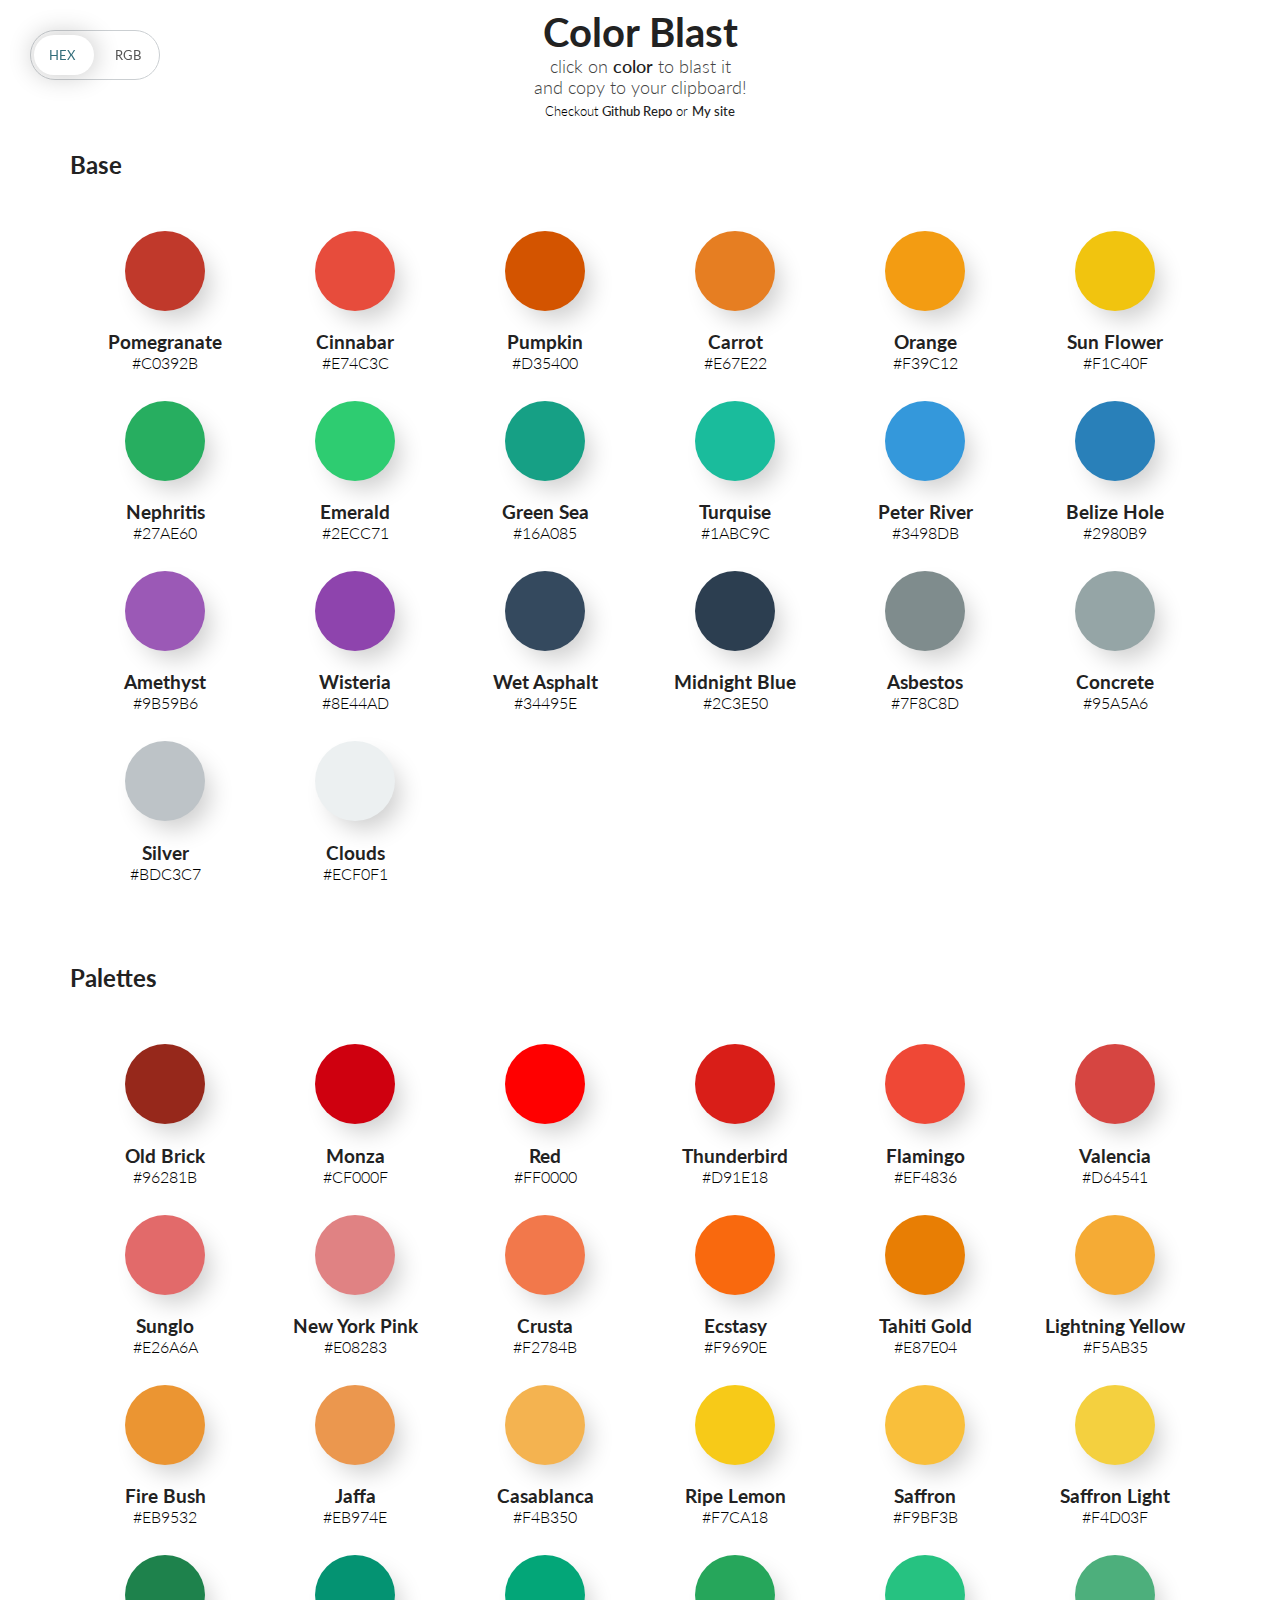
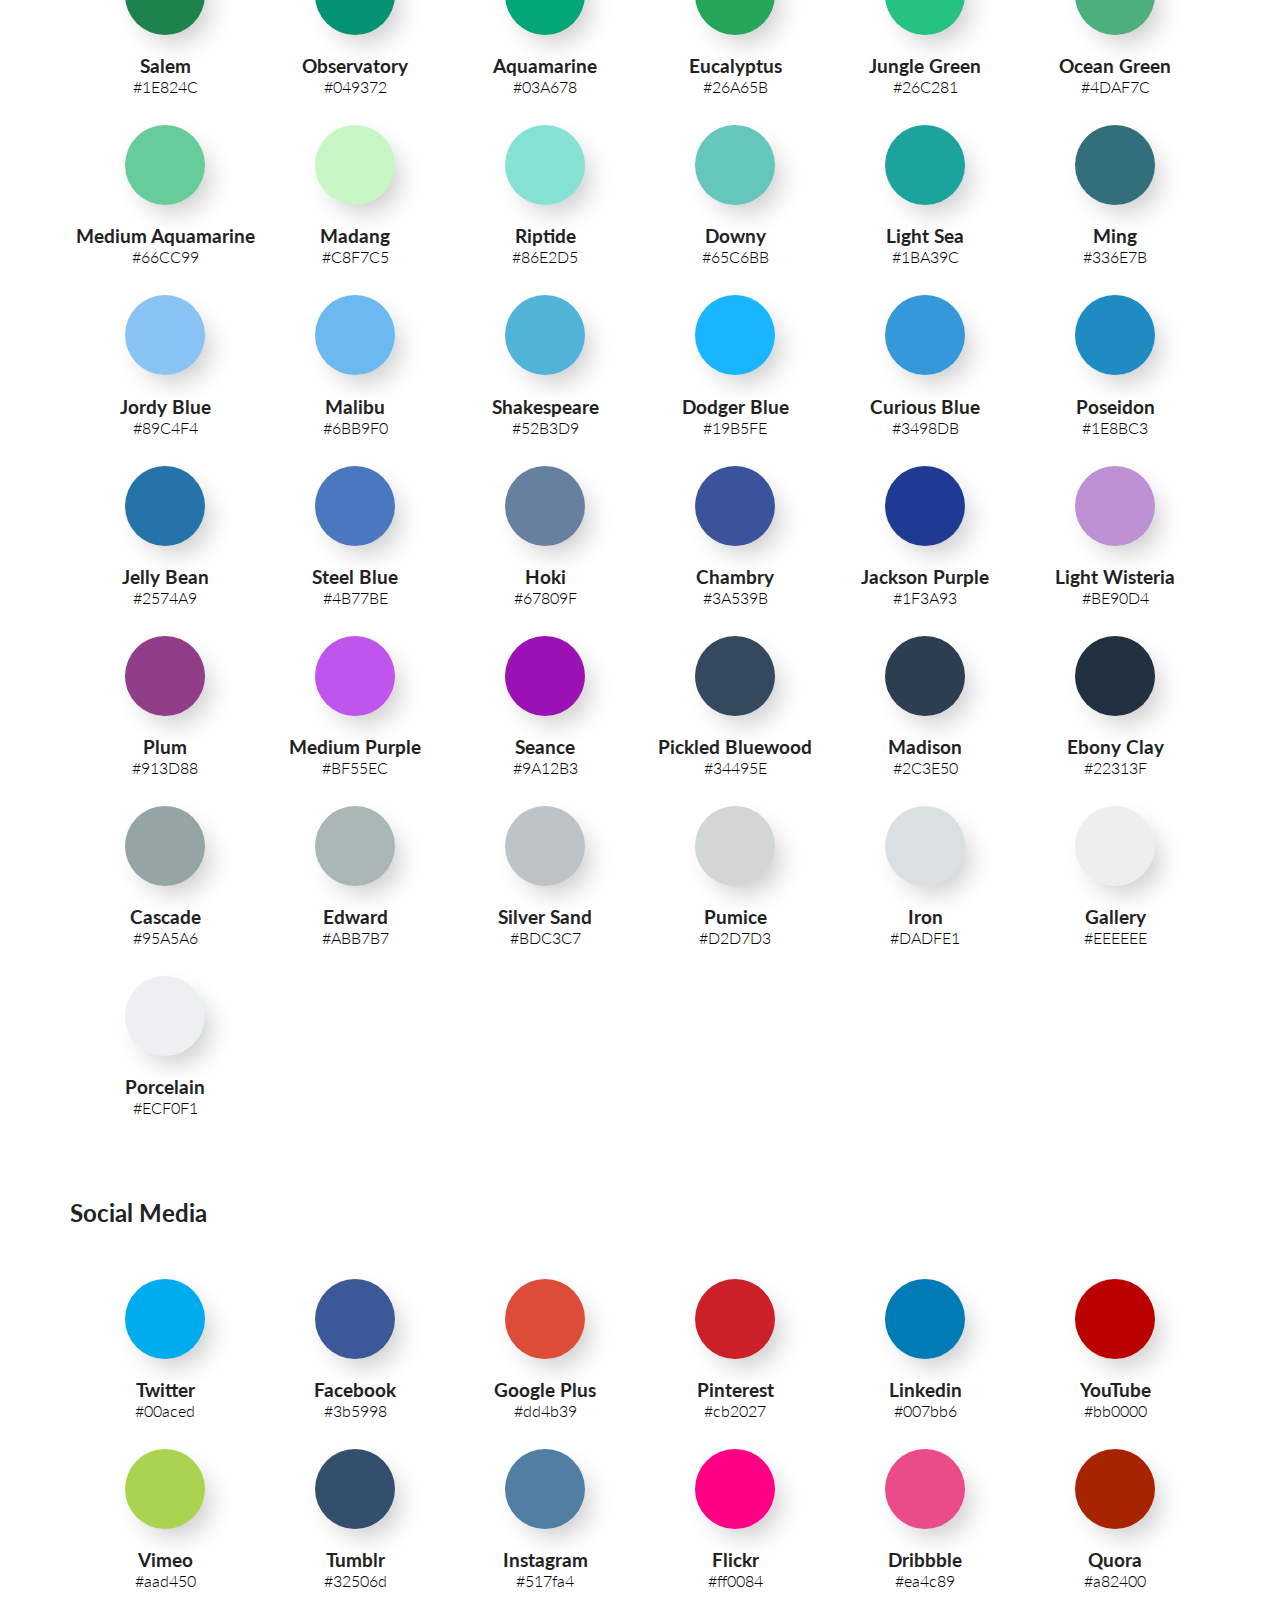
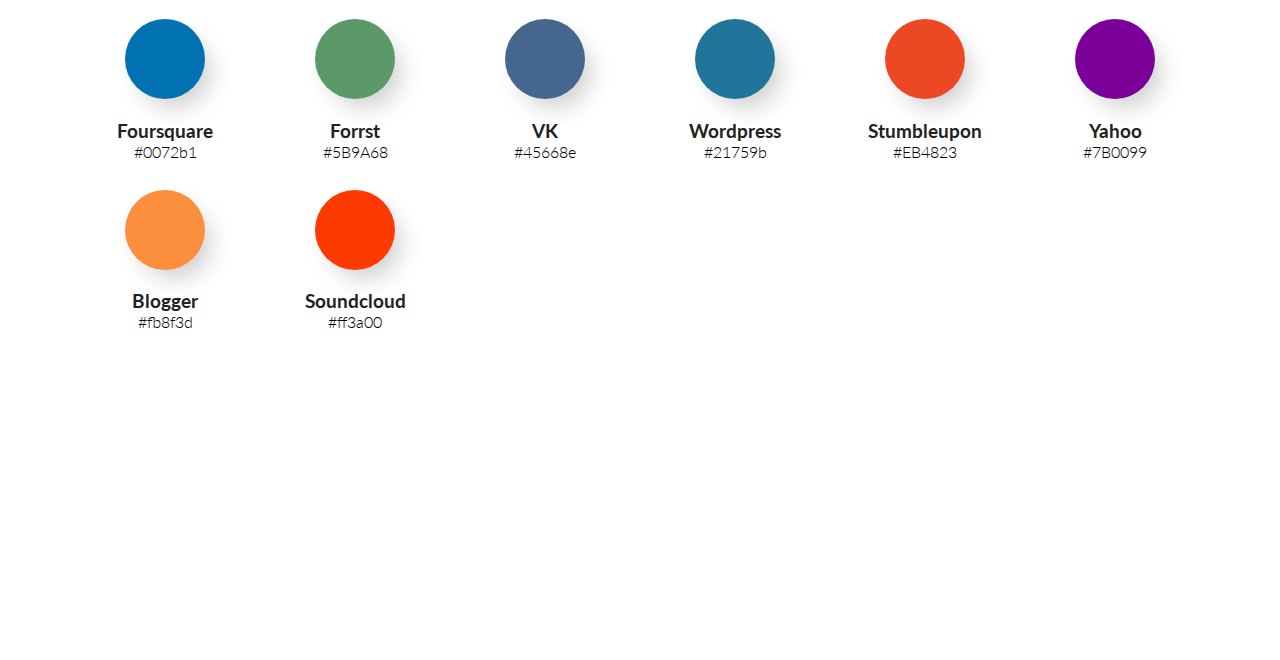
<file: index.html>
<!doctype html>
<!--[if lt IE 7]>      <html class="no-js lt-ie9 lt-ie8 lt-ie7" lang=""> <![endif]-->
<!--[if IE 7]>         <html class="no-js lt-ie9 lt-ie8" lang=""> <![endif]-->
<!--[if IE 8]>         <html class="no-js lt-ie9" lang=""> <![endif]-->
<!--[if gt IE 8]><!--> <html class="no-js" lang="en"> <!--<![endif]-->
    <head>
        <meta charset="utf-8">
        <meta http-equiv="X-UA-Compatible" content="IE=edge,chrome=1">
        <title>Color Blast </title>
        <meta name="description" content="">
        <meta name="viewport" content="width=device-width, initial-scale=1">
        <meta property="og:url"                content="https://github.com/Gregoofolio/Color-blast/blob/gh-pages/assets/img/Color-blast-og-image.jpg" />
        <meta property="og:type"               content="page" />
        <meta property="og:description"        content="Pick Color, blast it and copy to your clipboard." />
        <meta property="og:description"        content="Choose color to blast it and copy to your clipboard" />
        <meta property="og:image"              content="https://github.com/Gregoofolio/Color-blast/blob/gh-pages/assets/img/Color-blast-og-image.jpg" />
        <meta property="og:title"              content="Color Blast" />
        <meta property="og:description"        content="Pick Color, blast it and copy to your clipboard." />
        <meta property="og:description"        content="Choose color to blast it and copy to your clipboard" />
        <meta property="og:image"              content="https://github.com/Gregoofolio/Color-blast/blob/master/Color-blast.gif" />
        <link rel="apple-touch-icon" href="apple-touch-icon.png">
        <link rel="stylesheet" href="assets/css/bootstrap.css">
        <link href='https://fonts.googleapis.com/css?family=Lato:400,300,700,900&subset=latin,latin-ext' rel='stylesheet' type='text/css'>
        <!--  MAIN STYLES -->
        <link rel="stylesheet" href="styles/main.css">

        <script src="assets/js/vendor/modernizr-2.8.3-respond-1.4.2.min.js"></script>
    </head>
    <body>
        <!--[if lt IE 8]>
            <p class="browserupgrade">You are using an <strong>outdated</strong> browser. Please <a href="http://browsehappy.com/">upgrade your browser</a> to improve your experience.</p>
        <![endif]-->
    <header class="header">
        <h1 class="title">Color Blast</h1>
        <p class="sub-title">click on <span class="color-word">color</span> to blast it </br> and copy to your clipboard!</p>
        <p class="links">Checkout <a href="https://github.com/Gregoofolio/Color-blast/tree/gh-pages" class="color-word" >Github Repo</a> or <a href="http://www.grzegorzkyc.pl/" class="color-word">My site</a></p>
        <div class="choose-border">
            <a href="#" class="choose-option choose-option-1">HEX</a>
            <a href="#" class="choose-option choose-option-2">RGB</a>
        </div>
    </header>
    
    <!-- BASE -->
    <div class="container title-container">
        <h2 class="color-palette">Base</h2>
    </div>
    <div class="container color-container">
        <div class="col-md-2 col-sm-3 col-xs-6 col-color">
            <div class="color c-pomegranate" data-clipboard-text="#C0392B" data-rgb="rgb(192,57,43)" data-hex="#C0392B"></div>
            <p class="color-title">Pomegranate</p>
            <p class="color-text color-hex">#C0392B</p>
            <p class="color-text color-rgb">rgb(192,57,43)</p>
        </div>
        <div class="col-md-2 col-sm-3 col-xs-6 col-color">
            <div class="color c-cinnabar" data-clipboard-text="#E74C3C" data-rgb="rgb(231,76,60)" data-hex="#E74C3C"></div>
            <p class="color-title">Cinnabar</p>
            <p class="color-text color-hex">#E74C3C</p>
            <p class="color-text color-rgb">rgb(231,76,60)</p>
        </div>
        <div class="col-md-2 col-sm-3 col-xs-6 col-color">
            <div class="color c-pumpkin" data-clipboard-text="#D35400" data-rgb="rgb(211,84,0)" data-hex="#D35400"></div>
            <p class="color-title">Pumpkin</p>
            <p class="color-text color-hex">#D35400</p>
            <p class="color-text color-rgb">rgb(211,84,0)</p>
        </div>
        <div class="col-md-2 col-sm-3 col-xs-6 col-color">
            <div class="color c-carrot" data-clipboard-text="#E67E22" data-rgb="rgb(230,126,34)" data-hex="#E67E22"></div>
            <p class="color-title">Carrot</p>
            <p class="color-text color-hex">#E67E22</p>
            <p class="color-text color-rgb">rgb(230,126,34)</p>
        </div>
        <div class="col-md-2 col-sm-3 col-xs-6 col-color">
            <div class="color c-orange" data-clipboard-text="#F39C12" data-rgb="rgb(243,156,18)" data-hex="#F39C12"></div>
            <p class="color-title">Orange</p>
            <p class="color-text color-hex">#F39C12</p>
            <p class="color-text color-rgb">rgb(243,156,18)</p>
        </div>
        <div class="col-md-2 col-sm-3 col-xs-6 col-color">
            <div class="color c-sunflower" data-clipboard-text="#F1C40F" data-rgb="rgb(241,196,15)" data-hex="#F1C40F"></div>
            <p class="color-title">Sun Flower</p>
            <p class="color-text color-hex">#F1C40F</p>
            <p class="color-text color-rgb">rgb(241,196,15)</p>
        </div>
        <div class="col-md-2 col-sm-3 col-xs-6 col-color">
            <div class="color c-nephritis" data-clipboard-text="#27AE60" data-rgb="rgb(39,174,96)" data-hex="#27AE60"></div>
            <p class="color-title">Nephritis</p>
            <p class="color-text color-hex">#27AE60</p>
            <p class="color-text color-rgb">rgb(39,174,96)</p>
        </div>
        <div class="col-md-2 col-sm-3 col-xs-6 col-color">
            <div class="color c-emerald" data-clipboard-text="#2ECC71" data-rgb="rgb(46,204,113)" data-hex="#2ECC71"></div>
            <p class="color-title">Emerald</p>
            <p class="color-text color-hex">#2ECC71</p>
            <p class="color-text color-rgb">rgb(46,204,113)</p>
        </div>
        <div class="col-md-2 col-sm-3 col-xs-6 col-color">
            <div class="color c-green-sea" data-clipboard-text="#16A085" data-rgb="rgb(22,160,133)" data-hex="#16A085"></div>
            <p class="color-title">Green Sea</p>
            <p class="color-text color-hex">#16A085</p>
            <p class="color-text color-rgb">rgb(22,160,133)</p>
        </div>
        <div class="col-md-2 col-sm-3 col-xs-6 col-color">
            <div class="color c-turquise" data-clipboard-text="#1ABC9C" data-rgb="rgb(26,188,156)" data-hex="#1ABC9C"></div>
            <p class="color-title">Turquise</p>
            <p class="color-text color-hex">#1ABC9C</p>
            <p class="color-text color-rgb">rgb(26,188,156)</p>
        </div>
        <div class="col-md-2 col-sm-3 col-xs-6 col-color">
            <div class="color c-peter-river" data-clipboard-text="#3498DB" data-rgb="rgb(52,152,219)" data-hex="#3498DB"></div>
            <p class="color-title">Peter River</p>
            <p class="color-text color-hex">#3498DB</p>
            <p class="color-text color-rgb">rgb(52,152,219)</p>
        </div>
        <div class="col-md-2 col-sm-3 col-xs-6 col-color">
            <div class="color c-belize-hole" data-clipboard-text="#2980B9" data-rgb="rgb(41,128,185)" data-hex="#2980B9"></div>
            <p class="color-title">Belize Hole</p>
            <p class="color-text color-hex">#2980B9</p>
            <p class="color-text color-rgb">rgb(41,128,185)</p>
        </div>
        <div class="col-md-2 col-sm-3 col-xs-6 col-color">
            <div class="color c-amethyst" data-clipboard-text="#9B59B6" data-rgb="rgb(155,89,182)" data-hex="#9B59B6"></div>
            <p class="color-title">Amethyst</p>
            <p class="color-text color-hex">#9B59B6</p>
            <p class="color-text color-rgb">rgb(155,89,182)</p>
        </div>
        <div class="col-md-2 col-sm-3 col-xs-6 col-color">
            <div class="color c-wisteria" data-clipboard-text="#8E44AD" data-rgb="rgb(142,68,173)" data-hex="#8E44AD"></div>
            <p class="color-title">Wisteria</p>
            <p class="color-text color-hex">#8E44AD</p>
            <p class="color-text color-rgb">rgb(142,68,173)</p>
        </div>
        <div class="col-md-2 col-sm-3 col-xs-6 col-color">
            <div class="color c-wet-asphalt" data-clipboard-text="#34495E" data-rgb="rgb(52,73,94)" data-hex="#34495E"></div>
            <p class="color-title">Wet Asphalt</p>
            <p class="color-text color-hex">#34495E</p>
            <p class="color-text color-rgb">rgb(52,73,94)</p>
        </div>
        <div class="col-md-2 col-sm-3 col-xs-6 col-color">
            <div class="color c-midnight-blue" data-clipboard-text="#2C3E50" data-rgb="rgb(44,62,80)" data-hex="#2C3E50"></div>
            <p class="color-title">Midnight Blue</p>
            <p class="color-text color-hex">#2C3E50</p>
            <p class="color-text color-rgb">rgb(44,62,80)</p>
        </div>
        <div class="col-md-2 col-sm-3 col-xs-6 col-color">
            <div class="color c-asbestos" data-clipboard-text="#7F8C8D" data-rgb="rgb(127,140,141)" data-hex="#7F8C8D"></div>
            <p class="color-title">Asbestos</p>
            <p class="color-text color-hex">#7F8C8D</p>
            <p class="color-text color-rgb">rgb(127,140,141)</p>
        </div>
        <div class="col-md-2 col-sm-3 col-xs-6 col-color">
            <div class="color c-concrete" data-clipboard-text="#95A5A6" data-rgb="rgb(149,165,166)" data-hex="#95A5A6"></div>
            <p class="color-title">Concrete</p>
            <p class="color-text color-hex">#95A5A6</p>
            <p class="color-text color-rgb">rgb(149,165,166)</p>
        </div>

        <div class="col-md-2 col-sm-3 col-xs-6 col-color">
            <div class="color c-silver" data-clipboard-text="#BDC3C7" data-rgb="rgb(189,195,199)" data-hex="#BDC3C7"></div>
            <p class="color-title">Silver</p>
            <p class="color-text color-hex">#BDC3C7</p>
            <p class="color-text color-rgb">rgb(189,195,199)</p>
        </div>
        <div class="col-md-2 col-sm-3 col-xs-6 col-color">
            <div class="color c-clouds" data-clipboard-text="#ECF0F1" data-rgb="rgb(236,240,241)" data-hex="#ECF0F1"></div>
            <p class="color-title">Clouds</p>
            <p class="color-text color-hex">#ECF0F1</p>
            <p class="color-text color-rgb">rgb(236,240,241)</p>
        </div>

    </div>

    <!-- PALETTES -->
    <div class="container title-container">
        <h2 class="color-palette">Palettes</h2>
    </div>
    <div class="container color-container">
        <!-- Red  -->
        <div class="col-md-2 col-sm-3 col-xs-6 col-color">
            <div class="color c-old-brick" data-clipboard-text="#96281B" data-rgb="rgb(150,40,27)" data-hex="#96281B"></div>
            <p class="color-title">Old Brick</p>
            <p class="color-text color-hex">#96281B</p>
            <p class="color-text color-rgb">rgb(150,40,27)</p>
        </div>
        
        <div class="col-md-2 col-sm-3 col-xs-6 col-color">
            <div class="color c-monza" data-clipboard-text="#CF000F" data-rgb="rgb(207,0,15)" data-hex="#CF000F"></div>
            <p class="color-title">Monza</p>
            <p class="color-text color-hex">#CF000F</p>
            <p class="color-text color-rgb">rgb(207,0,15)</p>
        </div>

        <div class="col-md-2 col-sm-3 col-xs-6 col-color">
            <div class="color c-red" data-clipboard-text="#FF0000" data-rgb="rgb(255,0,0)" data-hex="#FF0000"></div>
            <p class="color-title">Red</p>
            <p class="color-text color-hex">#FF0000</p>
            <p class="color-text color-rgb">rgb(255,0,0)</p>
        </div>

        <div class="col-md-2 col-sm-3 col-xs-6 col-color">
            <div class="color c-thunderbird" data-clipboard-text="#D91E18" data-rgb="rgb(217,30,24)" data-hex="#D91E18"></div>
            <p class="color-title">Thunderbird</p>
            <p class="color-text color-hex">#D91E18</p>
            <p class="color-text color-rgb">rgb(217,30,24)</p>
        </div>
        
        <div class="col-md-2 col-sm-3 col-xs-6 col-color">
            <div class="color c-flamingo" data-clipboard-text="#EF4836" data-rgb="rgb(239,72,54)" data-hex="#EF4836"></div>
            <p class="color-title">Flamingo</p>
            <p class="color-text color-hex">#EF4836</p>
            <p class="color-text color-rgb">rgb(239,72,54)</p>
        </div>
        
        <div class="col-md-2 col-sm-3 col-xs-6 col-color">
            <div class="color c-valencia" data-clipboard-text="#D64541" data-rgb="rgb(214,69,65)" data-hex="#D64541"></div>
            <p class="color-title">Valencia</p>
            <p class="color-text color-hex">#D64541</p>
            <p class="color-text color-rgb">rgb(214,69,65)</p>
        </div>
        
        <div class="col-md-2 col-sm-3 col-xs-6 col-color">
            <div class="color c-sunglo" data-clipboard-text="#E26A6A" data-rgb="rgb(226,106,106)" data-hex="#E26A6A"></div>
            <p class="color-title">Sunglo</p>
            <p class="color-text color-hex">#E26A6A</p>
            <p class="color-text color-rgb">rgb(226,106,106)</p>
        </div>
        <div class="col-md-2 col-sm-3 col-xs-6 col-color">
            <div class="color c-new-york-pink" data-clipboard-text="#E08283" data-rgb="rgb(224,130,131)" data-hex="#E08283"></div>
            <p class="color-title">New York Pink</p>
            <p class="color-text color-hex">#E08283</p>
            <p class="color-text color-rgb">rgb(224,130,131)</p>
        </div>
        <div class="col-md-2 col-sm-3 col-xs-6 col-color">
            <div class="color c-crusta" data-clipboard-text="#F2784B" data-rgb="rgb(242,120,75)" data-hex="#F2784B"></div>
            <p class="color-title">Crusta</p>
            <p class="color-text color-hex">#F2784B</p>
            <p class="color-text color-rgb">rgb(242,120,75)</p>
        </div>

        <!-- Orange  -->
        <div class="col-md-2 col-sm-3 col-xs-6 col-color">
            <div class="color c-ecstasy" data-clipboard-text="#F9690E" data-rgb="rgb(249,105,14)" data-hex="#F9690E"></div>
            <p class="color-title">Ecstasy</p>
            <p class="color-text color-hex">#F9690E</p>
            <p class="color-text color-rgb">rgb(249,105,14)</p>
        </div>
        <div class="col-md-2 col-sm-3 col-xs-6 col-color">
            <div class="color c-tahiti-gold" data-clipboard-text="#E87E04" data-rgb="rgb(232,126,4)" data-hex="#E87E04"></div>
            <p class="color-title">Tahiti Gold</p>
            <p class="color-text color-hex">#E87E04</p>
            <p class="color-text color-rgb">rgb(232,126,4)</p>
        </div>
        <div class="col-md-2 col-sm-3 col-xs-6 col-color">
            <div class="color c-lightning-yellow" data-clipboard-text="#F5AB35" data-rgb="rgb(245,171,53)" data-hex="#F5AB35"></div>
            <p class="color-title">Lightning Yellow</p>
            <p class="color-text color-hex">#F5AB35</p>
            <p class="color-text color-rgb">rgb(245,171,53)</p>
        </div>
        <div class="col-md-2 col-sm-3 col-xs-6 col-color">
            <div class="color c-fire-bush" data-clipboard-text="#EB9532" data-rgb="rgb(235,149,50)" data-hex="#EB9532"></div>
            <p class="color-title">Fire Bush</p>
            <p class="color-text color-hex">#EB9532</p>
            <p class="color-text color-rgb">rgb(235,149,50)</p>
        </div>
        <div class="col-md-2 col-sm-3 col-xs-6 col-color">
            <div class="color c-jaffa" data-clipboard-text="#EB974E" data-rgb="rgb(235,151,78)" data-hex="#EB974E"></div>
            <p class="color-title">Jaffa</p>
            <p class="color-text color-hex">#EB974E</p>
            <p class="color-text color-rgb">rgb(235,151,78)</p>
        </div>
        <div class="col-md-2 col-sm-3 col-xs-6 col-color">
            <div class="color c-casablanca" data-clipboard-text="#F4B350" data-rgb="rgb(244,179,80)" data-hex="#F4B350"></div>
            <p class="color-title">Casablanca</p>
            <p class="color-text color-hex">#F4B350</p>
            <p class="color-text color-rgb">rgb(244,179,80)</p>
        </div>

        <!-- Yellow  --> 
        <div class="col-md-2 col-sm-3 col-xs-6 col-color">
            <div class="color c-ripe-lemon" data-clipboard-text="#F7CA18" data-rgb="rgb(247,202,24)" data-hex="#F7CA18"></div>
            <p class="color-title">Ripe Lemon</p>
            <p class="color-text color-hex">#F7CA18</p>
            <p class="color-text color-rgb">rgb(247,202,24)</p>
        </div>
        <div class="col-md-2 col-sm-3 col-xs-6 col-color">
            <div class="color c-saffron" data-clipboard-text="#F9BF3B" data-rgb="rgb(249,191,59)" data-hex="#F9BF3B"></div>
            <p class="color-title">Saffron</p>
            <p class="color-text color-hex">#F9BF3B</p>
            <p class="color-text color-rgb">rgb(249,191,59)</p>
        </div>
        <div class="col-md-2 col-sm-3 col-xs-6 col-color">
            <div class="color c-saffron-light" data-clipboard-text="#F4D03F" data-rgb="rgb(244,208,63)" data-hex="#F4D03F"></div>
            <p class="color-title">Saffron Light</p>
            <p class="color-text color-hex">#F4D03F</p>
            <p class="color-text color-rgb">rgb(244,208,63)</p>
        </div>
        
        <!-- Green -->
        <div class="col-md-2 col-sm-3 col-xs-6 col-color">
            <div class="color c-salem" data-clipboard-text="#1E824C" data-rgb="rgb(30,130,76)" data-hex="#1E824C"></div>
            <p class="color-title">Salem</p>
            <p class="color-text color-hex">#1E824C</p>
            <p class="color-text color-rgb">rgb(30,130,76)</p>
        </div>
        <div class="col-md-2 col-sm-3 col-xs-6 col-color">
            <div class="color c-observatory" data-clipboard-text="#049372" data-rgb="rgb(4,147,114)" data-hex="#049372"></div>
            <p class="color-title">Observatory</p>
            <p class="color-text color-hex">#049372</p>
            <p class="color-text color-rgb">rgb(4,147,114)</p>
        </div>
        
        <div class="col-md-2 col-sm-3 col-xs-6 col-color">
            <div class="color c-aquamarine" data-clipboard-text="#03A678" data-rgb="rgb(3,166,120)" data-hex="#03A678"></div>
            <p class="color-title">Aquamarine</p>
            <p class="color-text color-hex">#03A678</p>
            <p class="color-text color-rgb">rgb(3,166,120)</p>
        </div>
        
        <div class="col-md-2 col-sm-3 col-xs-6 col-color">
            <div class="color c-eucalyptus" data-clipboard-text="#26A65B" data-rgb="rgb(38,166,91)" data-hex="#26A65B"></div>
            <p class="color-title">Eucalyptus</p>
            <p class="color-text color-hex">#26A65B</p>
            <p class="color-text color-rgb">rgb(38,166,91)</p>
        </div>
        <div class="col-md-2 col-sm-3 col-xs-6 col-color">
            <div class="color c-jungle-green" data-clipboard-text="#26C281" data-rgb="rgb(38,194,129)" data-hex="#26C281"></div>
            <p class="color-title">Jungle Green</p>
            <p class="color-text color-hex">#26C281</p>
            <p class="color-text color-rgb">rgb(38,194,129)</p>
        </div>
        
        <div class="col-md-2 col-sm-3 col-xs-6 col-color">
            <div class="color c-ocean-green" data-clipboard-text="#4DAF7C" data-rgb="rgb(77,175,124)" data-hex="#4DAF7C"></div>
            <p class="color-title">Ocean Green</p>
            <p class="color-text color-hex">#4DAF7C</p>
            <p class="color-text color-rgb">rgb(77,175,124)</p>
        </div>
        <div class="col-md-2 col-sm-3 col-xs-6 col-color">
            <div class="color c-medium-aquamarine" data-clipboard-text="#66CC99" data-rgb="rgb(102,204,153)" data-hex="#66CC99"></div>
            <p class="color-title">Medium Aquamarine</p>
            <p class="color-text color-hex">#66CC99</p>
            <p class="color-text color-rgb">rgb(102,204,153)</p>
        </div>
        <div class="col-md-2 col-sm-3 col-xs-6 col-color">
            <div class="color c-madang" data-clipboard-text="#C8F7C5" data-rgb="rgb(200,247,197)" data-hex="#C8F7C5"></div>
            <p class="color-title">Madang</p>
            <p class="color-text color-hex">#C8F7C5</p>
            <p class="color-text color-rgb">rgb(200,247,197)</p>
        </div>

        <!-- Blue  -->
        <div class="col-md-2 col-sm-3 col-xs-6 col-color">
            <div class="color c-riptide" data-clipboard-text="#86E2D5" data-rgb="rgb(134,226,213)" data-hex="#86E2D5"></div>
            <p class="color-title">Riptide</p>
            <p class="color-text color-hex">#86E2D5</p>
            <p class="color-text color-rgb">rgb(134,226,213)</p>
        </div>
        
        <div class="col-md-2 col-sm-3 col-xs-6 col-color">
            <div class="color c-downy" data-clipboard-text="#65C6BB" data-rgb="rgb(101,198,187)" data-hex="#65C6BB"></div>
            <p class="color-title">Downy</p>
            <p class="color-text color-hex">#65C6BB</p>
            <p class="color-text color-rgb">rgb(101,198,187)</p>
        </div>  
        <div class="col-md-2 col-sm-3 col-xs-6 col-color">
            <div class="color c-light-sea" data-clipboard-text="#1BA39C" data-rgb="rgb(27,163,156)" data-hex="#1BA39C"></div>
            <p class="color-title">Light Sea</p>
            <p class="color-text color-hex">#1BA39C</p>
            <p class="color-text color-rgb">rgb(27,163,156)</p>
        </div>
        <div class="col-md-2 col-sm-3 col-xs-6 col-color">
            <div class="color c-ming" data-clipboard-text="#336E7B" data-rgb="rgb(51,110,123)" data-hex="#336E7B"></div>
            <p class="color-title">Ming</p>
            <p class="color-text color-hex">#336E7B</p>
            <p class="color-text color-rgb">rgb(51,110,123)</p>
        </div>
        <div class="col-md-2 col-sm-3 col-xs-6 col-color">
            <div class="color c-jordy-blue" data-clipboard-text="#89C4F4" data-rgb="rgb(137,196,244)" data-hex="#89C4F4"></div>
            <p class="color-title">Jordy Blue</p>
            <p class="color-text color-hex">#89C4F4</p>
            <p class="color-text color-rgb">rgb(137,196,244)</p>
        </div>
        <div class="col-md-2 col-sm-3 col-xs-6 col-color">
            <div class="color c-malibu" data-clipboard-text="#6BB9F0" data-rgb="rgb(107,185,240)" data-hex="#6BB9F0"></div>
            <p class="color-title">Malibu</p>
            <p class="color-text color-hex">#6BB9F0</p>
            <p class="color-text color-rgb">rgb(107,185,240)</p>
        </div>

        <div class="col-md-2 col-sm-3 col-xs-6 col-color">
            <div class="color c-shakespeare" data-clipboard-text="#52B3D9" data-rgb="rgb(82,179,217)" data-hex="#52B3D9"></div>
            <p class="color-title">Shakespeare</p>
            <p class="color-text color-hex">#52B3D9</p>
            <p class="color-text color-rgb">rgb(82,179,217)</p>
        </div>
        
        <div class="col-md-2 col-sm-3 col-xs-6 col-color">
            <div class="color c-dodger-blue" data-clipboard-text="#19B5FE" data-rgb="rgb(25,181,254)" data-hex="#19B5FE"></div>
            <p class="color-title">Dodger Blue</p>
            <p class="color-text color-hex">#19B5FE</p>
            <p class="color-text color-rgb">rgb(25,181,254)</p>
        </div>
        <div class="col-md-2 col-sm-3 col-xs-6 col-color">
            <div class="color c-curious-blue" data-clipboard-text="#3498DB" data-rgb="rgb(52,152,219)" data-hex="#3498DB"></div>
            <p class="color-title">Curious Blue</p>
            <p class="color-text color-hex">#3498DB</p>
            <p class="color-text color-rgb">rgb(52,152,219)</p>
        </div>
        <div class="col-md-2 col-sm-3 col-xs-6 col-color">
            <div class="color c-poseidon" data-clipboard-text="#1E8BC3" data-rgb="rgb(30,139,195)" data-hex="#1E8BC3"></div>
            <p class="color-title">Poseidon</p>
            <p class="color-text color-hex">#1E8BC3</p>
            <p class="color-text color-rgb">rgb(30,139,195)</p>
        </div>
        <div class="col-md-2 col-sm-3 col-xs-6 col-color">
            <div class="color c-jelly-bean" data-clipboard-text="#2574A9" data-rgb="rgb(37,116,169)" data-hex="#2574A9"></div>
            <p class="color-title">Jelly Bean</p>
            <p class="color-text color-hex">#2574A9</p>
            <p class="color-text color-rgb">rgb(37,116,169)</p>
        </div>
        <div class="col-md-2 col-sm-3 col-xs-6 col-color">
            <div class="color c-steel-blue" data-clipboard-text="#4B77BE" data-rgb="rgb(75,119,190)" data-hex="#4B77BE"></div>
            <p class="color-title">Steel Blue</p>
            <p class="color-text color-hex">#4B77BE</p>
            <p class="color-text color-rgb">rgb(75,119,190)</p>
        </div>
        <div class="col-md-2 col-sm-3 col-xs-6 col-color">
            <div class="color c-hoki" data-clipboard-text="#67809F" data-rgb="rgb(103,128,159)" data-hex="#67809"></div>
            <p class="color-title">Hoki</p>
            <p class="color-text color-hex">#67809F</p>
            <p class="color-text color-rgb">rgb(103,128,159)</p>
        </div>
        <div class="col-md-2 col-sm-3 col-xs-6 col-color">
            <div class="color c-chambry" data-clipboard-text="#3A539B" data-rgb="rgb(58,83,155)" data-hex="#3A539B"></div>
            <p class="color-title">Chambry</p>
            <p class="color-text color-hex">#3A539B</p>
            <p class="color-text color-rgb">rgb(58,83,155)</p>
        </div>
        <div class="col-md-2 col-sm-3 col-xs-6 col-color">
            <div class="color c-jackson-purple" data-clipboard-text="#1F3A93" data-rgb="rgb(31,58,147)" data-hex="#1F3A93"></div>
            <p class="color-title">Jackson Purple</p>
            <p class="color-text color-hex">#1F3A93</p>
            <p class="color-text color-rgb">rgb(31,58,147)</p>
        </div> 
        
        <!-- Violet  -->
        <div class="col-md-2 col-sm-3 col-xs-6 col-color">
            <div class="color c-light-wisteria" data-clipboard-text="#BE90D4" data-rgb="rgb(190,144,212)" data-hex="#BE90D4"></div>
            <p class="color-title">Light Wisteria</p>
            <p class="color-text color-hex">#BE90D4</p>
            <p class="color-text color-rgb">rgb(190,144,212)</p>
        </div>
        <div class="col-md-2 col-sm-3 col-xs-6 col-color">
            <div class="color c-plum" data-clipboard-text="#913D88" data-rgb="rgb(145,61,136)" data-hex="#913D88"></div>
            <p class="color-title">Plum</p>
            <p class="color-text color-hex">#913D88</p>
            <p class="color-text color-rgb">rgb(145,61,136)</p>
        </div>
        <div class="col-md-2 col-sm-3 col-xs-6 col-color">
            <div class="color c-medium-purple" data-clipboard-text="#BF55EC" data-rgb="rgb(191,85,236)" data-hex="#BF55EC"></div>
            <p class="color-title">Medium Purple</p>
            <p class="color-text color-hex">#BF55EC</p>
            <p class="color-text color-rgb">rgb(191,85,236)</p>
        </div>
        <div class="col-md-2 col-sm-3 col-xs-6 col-color">
            <div class="color c-seance" data-clipboard-text="#9A12B3" data-rgb="rgb(154,18,179)" data-hex="#9A12B3"></div>
            <p class="color-title">Seance</p>
            <p class="color-text color-hex">#9A12B3</p>
            <p class="color-text color-rgb">rgb(154,18,179)</p>
        </div>

        <!-- Dark Blue  -->
        
        <div class="col-md-2 col-sm-3 col-xs-6 col-color">
            <div class="color c-pickled-bluewood" data-clipboard-text="#34495E" data-rgb="rgb(52,73,94)" data-hex="#34495E"></div>
            <p class="color-title">Pickled Bluewood</p>
            <p class="color-text color-hex">#34495E</p>
            <p class="color-text color-rgb">rgb(52,73,94)</p>
        </div>
        <div class="col-md-2 col-sm-3 col-xs-6 col-color">
            <div class="color c-madison" data-clipboard-text="#2C3E50" data-rgb="rgb(44,62,80)" data-hex="#2C3E50"></div>
            <p class="color-title">Madison</p>
            <p class="color-text color-hex">#2C3E50</p>
            <p class="color-text color-rgb">rgb(44,62,80)</p>
        </div>
        <div class="col-md-2 col-sm-3 col-xs-6 col-color">
            <div class="color c-ebony-clay" data-clipboard-text="#22313F" data-rgb="rgb(34,49,63)" data-hex="#22313F"></div>
            <p class="color-title">Ebony Clay</p>
            <p class="color-text color-hex">#22313F</p>
            <p class="color-text color-rgb">rgb(34,49,63)</p>
        </div>

        <!-- Grey  -->
        <div class="col-md-2 col-sm-3 col-xs-6 col-color">
            <div class="color c-cascade" data-clipboard-text="#95A5A6" data-rgb="rgb(149,165,166)" data-hex="#95A5A6"></div>
            <p class="color-title">Cascade</p>
            <p class="color-text color-hex">#95A5A6</p>
            <p class="color-text color-rgb">rgb(149,165,166)</p>
        </div>
        <div class="col-md-2 col-sm-3 col-xs-6 col-color">
            <div class="color c-edward" data-clipboard-text="#ABB7B7" data-rgb="rgb(171,183,183)" data-hex="#ABB7B7"></div>
            <p class="color-title">Edward</p>
            <p class="color-text color-hex">#ABB7B7</p>
            <p class="color-text color-rgb">rgb(171,183,183)</p>
        </div>
        <div class="col-md-2 col-sm-3 col-xs-6 col-color">
            <div class="color c-silver-sand" data-clipboard-text="#BDC3C7" data-rgb="rgb(189,195,199)" data-hex="#BDC3C7"></div>
            <p class="color-title">Silver Sand</p>
            <p class="color-text color-hex">#BDC3C7</p>
            <p class="color-text color-rgb">rgb(189,195,199)</p>
        </div>
        <div class="col-md-2 col-sm-3 col-xs-6 col-color">
            <div class="color c-pumice" data-clipboard-text="#D2D7D3" data-rgb="rgb(210,215,211)" data-hex="#D2D7D3"></div>
            <p class="color-title">Pumice</p>
            <p class="color-text color-hex">#D2D7D3</p>
            <p class="color-text color-rgb">rgb(210,215,211)</p>
        </div>
        <div class="col-md-2 col-sm-3 col-xs-6 col-color">
            <div class="color c-iron" data-clipboard-text="#DADFE1" data-rgb="rgb(218,223,225)" data-hex="#DADFE1"></div>
            <p class="color-title">Iron</p>
            <p class="color-text color-hex">#DADFE1</p>
            <p class="color-text color-rgb">rgb(218,223,225)</p>
        </div>
        <div class="col-md-2 col-sm-3 col-xs-6 col-color">
            <div class="color c-gallery" data-clipboard-text="#EEEEEE" data-rgb="rgb(238,238,238)" data-hex="#EEEEEE"></div>
            <p class="color-title">Gallery</p>
            <p class="color-text color-hex">#EEEEEE</p>
            <p class="color-text color-rgb">rgb(238,238,238)</p>
        </div>
        <div class="col-md-2 col-sm-3 col-xs-6 col-color">
            <div class="color c-porcelain" data-clipboard-text="#ECF0F1" data-rgb="rgb(236,240,241)" data-hex="#ECF0F1"></div>
            <p class="color-title">Porcelain</p>
            <p class="color-text color-hex">#ECF0F1</p>
            <p class="color-text color-rgb">rgb(236,240,241)</p>
        </div>
    </div>

    <!-- SOCIAL MEDIA -->
    <div class="container title-container">
        <h2 class="color-palette">Social Media</h2>
    </div>
    <div class="container color-container">
        <div class="col-md-2 col-sm-3 col-xs-6 col-color">
            <div class="color c-twitter" data-clipboard-text="#00aced" data-rgb="rgb(0,172,237)" data-hex="#00aced"></div>
            <p class="color-title">Twitter</p>
            <p class="color-text color-hex">#00aced</p>
            <p class="color-text color-rgb">rgb(0,172,237)</p>
        </div>
        <div class="col-md-2 col-sm-3 col-xs-6 col-color">
            <div class="color c-facebook" data-clipboard-text="#3b5998" data-rgb="rgb(59,89,152)" data-hex="#3b5998"></div>
            <p class="color-title">Facebook</p>
            <p class="color-text color-hex">#3b5998</p>
            <p class="color-text color-rgb">rgb(59,89,152)</p>
        </div>
        <div class="col-md-2 col-sm-3 col-xs-6 col-color">
            <div class="color c-googleplus" data-clipboard-text="#dd4b39" data-rgb="rgb(221,75,57)" data-hex="#dd4b39"></div>
            <p class="color-title">Google Plus</p>
            <p class="color-text color-hex">#dd4b39</p>
            <p class="color-text color-rgb">rgb(221,75,57)</p>
        </div>
        <div class="col-md-2 col-sm-3 col-xs-6 col-color">
            <div class="color c-pinterest" data-clipboard-text="#cb2027" data-rgb="rgb(203,32,39)" data-hex="#cb2027"></div>
            <p class="color-title">Pinterest</p>
            <p class="color-text color-hex">#cb2027</p>
            <p class="color-text color-rgb">rgb(203,32,39)</p>
        </div>
        <div class="col-md-2 col-sm-3 col-xs-6 col-color">
            <div class="color c-linkedin" data-clipboard-text="#007bb6" data-rgb="rgb(0,123,182)" data-hex="#007bb6"></div>
            <p class="color-title">Linkedin</p>
            <p class="color-text color-hex">#007bb6</p>
            <p class="color-text color-rgb">rgb(0,123,182)</p>
        </div>
        <div class="col-md-2 col-sm-3 col-xs-6 col-color">
            <div class="color c-youtube" data-clipboard-text="#bb0000" data-rgb="rgb(187,0,0)" data-hex="#bb0000"></div>
            <p class="color-title">YouTube</p>
            <p class="color-text color-hex">#bb0000</p>
            <p class="color-text color-rgb">rgb(187,0,0)</p>
        </div>
        <div class="col-md-2 col-sm-3 col-xs-6 col-color">
            <div class="color c-vimeo" data-clipboard-text="#aad450" data-rgb="rgb(170,212,80)" data-hex="#aad450"></div>
            <p class="color-title">Vimeo</p>
            <p class="color-text color-hex">#aad450</p>
            <p class="color-text color-rgb">rgb(170,212,80)</p>
        </div>
        <div class="col-md-2 col-sm-3 col-xs-6 col-color">
            <div class="color c-tumblr" data-clipboard-text="#32506d" data-rgb="rgb(50,80,109)" data-hex="#32506d"></div>
            <p class="color-title">Tumblr</p>
            <p class="color-text color-hex">#32506d</p>
            <p class="color-text color-rgb">rgb(50,80,109)</p>
        </div>
        <div class="col-md-2 col-sm-3 col-xs-6 col-color">
            <div class="color c-instagram" data-clipboard-text="#517fa4" data-rgb="rgb(81,127,164)" data-hex="#517fa4"></div>
            <p class="color-title">Instagram</p>
            <p class="color-text color-hex">#517fa4</p>
            <p class="color-text color-rgb">rgb(81,127,164)</p>
        </div>
        <div class="col-md-2 col-sm-3 col-xs-6 col-color">
            <div class="color c-flickr" data-clipboard-text="#ff0084" data-rgb="rgb(255,0,132)" data-hex="#ff0084"></div>
            <p class="color-title">Flickr</p>
            <p class="color-text color-hex">#ff0084</p>
            <p class="color-text color-rgb">rgb(255,0,132)</p>
        </div>
        <div class="col-md-2 col-sm-3 col-xs-6 col-color">
            <div class="color c-dribbble" data-clipboard-text="#ea4c89" data-rgb="rgb(234,76,137)" data-hex="#ea4c89"></div>
            <p class="color-title">Dribbble</p>
            <p class="color-text color-hex">#ea4c89</p>
            <p class="color-text color-rgb">rgb(234,76,137)</p>
        </div>
        <div class="col-md-2 col-sm-3 col-xs-6 col-color">
            <div class="color c-quora" data-clipboard-text="#a82400" data-rgb="rgb(234,76,137)" data-hex="#a82400"></div>
            <p class="color-title">Quora</p>
            <p class="color-text color-hex">#a82400</p>
            <p class="color-text color-rgb">rgb(168,36,0)</p>
        </div>
        <div class="col-md-2 col-sm-3 col-xs-6 col-color">
            <div class="color c-foursquare" data-clipboard-text="#0072b1" data-rgb="rgb(0,114,177)" data-hex="#0072b1"></div>
            <p class="color-title">Foursquare</p>
            <p class="color-text color-hex">#0072b1</p>
            <p class="color-text color-rgb">rgb(0,114,177)</p>
        </div>
        <div class="col-md-2 col-sm-3 col-xs-6 col-color">
            <div class="color c-forrst" data-clipboard-text="#5B9A68" data-rgb="rgb(91,154,104)" data-hex="#5B9A68"></div>
            <p class="color-title">Forrst</p>
            <p class="color-text color-hex">#5B9A68</p>
            <p class="color-text color-rgb">rgb(91,154,104)</p>
        </div>
        <div class="col-md-2 col-sm-3 col-xs-6 col-color">
            <div class="color c-vk" data-clipboard-text="#45668e" data-rgb="rgb(69,102,142)" data-hex="#45668e"></div>
            <p class="color-title">VK</p>
            <p class="color-text color-hex">#45668e</p>
            <p class="color-text color-rgb">rgb(69,102,142)</p>
        </div>
        <div class="col-md-2 col-sm-3 col-xs-6 col-color">
            <div class="color c-wordpress" data-clipboard-text="#21759b" data-rgb="rgb(33,117,155)" data-hex="#21759b"></div>
            <p class="color-title">Wordpress</p>
            <p class="color-text color-hex">#21759b</p>
            <p class="color-text color-rgb">rgb(33,117,155)</p>
        </div>
        <div class="col-md-2 col-sm-3 col-xs-6 col-color">
            <div class="color c-stumbleupon" data-clipboard-text="#EB4823" data-rgb="rgb(235,72,35)" data-hex="#EB4823"></div>
            <p class="color-title">Stumbleupon</p>
            <p class="color-text color-hex">#EB4823</p>
            <p class="color-text color-rgb">rgb(235,72,35)</p>
        </div>
        <div class="col-md-2 col-sm-3 col-xs-6 col-color">
            <div class="color c-yahoo" data-clipboard-text="#7B0099" data-rgb="rgb(123,0,153)" data-hex="#7B0099"></div>
            <p class="color-title">Yahoo</p>
            <p class="color-text color-hex">#7B0099</p>
            <p class="color-text color-rgb">rgb(123,0,153)</p>
        </div>
        <div class="col-md-2 col-sm-3 col-xs-6 col-color">
            <div class="color c-blogger" data-clipboard-text="#fb8f3d" data-rgb="rgb(251,143,61)" data-hex="#fb8f3d"></div>
            <p class="color-title">Blogger</p>
            <p class="color-text color-hex">#fb8f3d</p>
            <p class="color-text color-rgb">rgb(251,143,61)</p>
        </div>
        <div class="col-md-2 col-sm-3 col-xs-6 col-color">
            <div class="color c-soundcloud" data-clipboard-text="#ff3a00"  data-rgb="rgb(255,58,0)" data-hex="#ff3a00"></div>
            <p class="color-title">Soundcloud</p>
            <p class="color-text color-hex">#ff3a00</p>
            <p class="color-text color-rgb">rgb(255,58,0)</p>
        </div>
    </div>




    <script src="//ajax.googleapis.com/ajax/libs/jquery/1.11.2/jquery.min.js"></script>
    <script>window.jQuery || document.write('<script src="../src/assets/js/vendor/jquery-1.11.2.min.js"><\/script>')</script>
    <script src="assets/js/clipboard.min.js"></script>

    <!-- MAIN JS FILE -->
    <script src="assets/js/main.js"></script>

  </body>
</html>
</file>
<file: styles/main.css>
/*! normalize.css v3.0.2 | MIT License | git.io/normalize */
/**
 * 1. Set default font family to sans-serif.
 * 2. Prevent iOS text size adjust after orientation change, without disabling
 *    user zoom.
 */
html {
  font-family: sans-serif;
  /* 1 */
  -ms-text-size-adjust: 100%;
  /* 2 */
  -webkit-text-size-adjust: 100%;
  /* 2 */
}

/**
 * Remove default margin.
 */
body {
  margin: 0;
}

/* HTML5 display definitions
   ========================================================================== */
/**
 * Correct `block` display not defined for any HTML5 element in IE 8/9.
 * Correct `block` display not defined for `details` or `summary` in IE 10/11
 * and Firefox.
 * Correct `block` display not defined for `main` in IE 11.
 */
article,
aside,
details,
figcaption,
figure,
footer,
header,
hgroup,
main,
menu,
nav,
section,
summary {
  display: block;
}

/**
 * 1. Correct `inline-block` display not defined in IE 8/9.
 * 2. Normalize vertical alignment of `progress` in Chrome, Firefox, and Opera.
 */
audio,
canvas,
progress,
video {
  display: inline-block;
  /* 1 */
  vertical-align: baseline;
  /* 2 */
}

/**
 * Prevent modern browsers from displaying `audio` without controls.
 * Remove excess height in iOS 5 devices.
 */
audio:not([controls]) {
  display: none;
  height: 0;
}

/**
 * Address `[hidden]` styling not present in IE 8/9/10.
 * Hide the `template` element in IE 8/9/11, Safari, and Firefox < 22.
 */
[hidden],
template {
  display: none;
}

/* Links
   ========================================================================== */
/**
 * Remove the gray background color from active links in IE 10.
 */
a {
  background-color: transparent;
}

/**
 * Improve readability when focused and also mouse hovered in all browsers.
 */
a:active,
a:hover {
  outline: 0;
}

/* Text-level semantics
   ========================================================================== */
/**
 * Address styling not present in IE 8/9/10/11, Safari, and Chrome.
 */
abbr[title] {
  border-bottom: 1px dotted;
}

/**
 * Address style set to `bolder` in Firefox 4+, Safari, and Chrome.
 */
b,
strong {
  font-weight: bold;
}

/**
 * Address styling not present in Safari and Chrome.
 */
dfn {
  font-style: italic;
}

/**
 * Address variable `h1` font-size and margin within `section` and `article`
 * contexts in Firefox 4+, Safari, and Chrome.
 */
h1 {
  font-size: 2em;
  margin: 0.67em 0;
}

/**
 * Address styling not present in IE 8/9.
 */
mark {
  background: #ff0;
  color: #000;
}

/**
 * Address inconsistent and variable font size in all browsers.
 */
small {
  font-size: 80%;
}

/**
 * Prevent `sub` and `sup` affecting `line-height` in all browsers.
 */
sub,
sup {
  font-size: 75%;
  line-height: 0;
  position: relative;
  vertical-align: baseline;
}

sup {
  top: -0.5em;
}

sub {
  bottom: -0.25em;
}

/* Embedded content
   ========================================================================== */
/**
 * Remove border when inside `a` element in IE 8/9/10.
 */
img {
  border: 0;
}

/**
 * Correct overflow not hidden in IE 9/10/11.
 */
svg:not(:root) {
  overflow: hidden;
}

/* Grouping content
   ========================================================================== */
/**
 * Address margin not present in IE 8/9 and Safari.
 */
figure {
  margin: 1em 40px;
}

/**
 * Address differences between Firefox and other browsers.
 */
hr {
  -moz-box-sizing: content-box;
  -webkit-box-sizing: content-box;
  box-sizing: content-box;
  height: 0;
}

/**
 * Contain overflow in all browsers.
 */
pre {
  overflow: auto;
}

/**
 * Address odd `em`-unit font size rendering in all browsers.
 */
code,
kbd,
pre,
samp {
  font-family: monospace, monospace;
  font-size: 1em;
}

/* Forms
   ========================================================================== */
/**
 * Known limitation: by default, Chrome and Safari on OS X allow very limited
 * styling of `select`, unless a `border` property is set.
 */
/**
 * 1. Correct color not being inherited.
 *    Known issue: affects color of disabled elements.
 * 2. Correct font properties not being inherited.
 * 3. Address margins set differently in Firefox 4+, Safari, and Chrome.
 */
button,
input,
optgroup,
select,
textarea {
  color: inherit;
  /* 1 */
  font: inherit;
  /* 2 */
  margin: 0;
  /* 3 */
}

/**
 * Address `overflow` set to `hidden` in IE 8/9/10/11.
 */
button {
  overflow: visible;
}

/**
 * Address inconsistent `text-transform` inheritance for `button` and `select`.
 * All other form control elements do not inherit `text-transform` values.
 * Correct `button` style inheritance in Firefox, IE 8/9/10/11, and Opera.
 * Correct `select` style inheritance in Firefox.
 */
button,
select {
  text-transform: none;
}

/**
 * 1. Avoid the WebKit bug in Android 4.0.* where (2) destroys native `audio`
 *    and `video` controls.
 * 2. Correct inability to style clickable `input` types in iOS.
 * 3. Improve usability and consistency of cursor style between image-type
 *    `input` and others.
 */
button,
html input[type="button"],
input[type="reset"],
input[type="submit"] {
  -webkit-appearance: button;
  /* 2 */
  cursor: pointer;
  /* 3 */
}

/**
 * Re-set default cursor for disabled elements.
 */
button[disabled],
html input[disabled] {
  cursor: default;
}

/**
 * Remove inner padding and border in Firefox 4+.
 */
button::-moz-focus-inner,
input::-moz-focus-inner {
  border: 0;
  padding: 0;
}

/**
 * Address Firefox 4+ setting `line-height` on `input` using `!important` in
 * the UA stylesheet.
 */
input {
  line-height: normal;
}

/**
 * It's recommended that you don't attempt to style these elements.
 * Firefox's implementation doesn't respect box-sizing, padding, or width.
 *
 * 1. Address box sizing set to `content-box` in IE 8/9/10.
 * 2. Remove excess padding in IE 8/9/10.
 */
input[type="checkbox"],
input[type="radio"] {
  -webkit-box-sizing: border-box;
  -moz-box-sizing: border-box;
  box-sizing: border-box;
  /* 1 */
  padding: 0;
  /* 2 */
}

/**
 * Fix the cursor style for Chrome's increment/decrement buttons. For certain
 * `font-size` values of the `input`, it causes the cursor style of the
 * decrement button to change from `default` to `text`.
 */
input[type="number"]::-webkit-inner-spin-button,
input[type="number"]::-webkit-outer-spin-button {
  height: auto;
}

/**
 * 1. Address `appearance` set to `searchfield` in Safari and Chrome.
 * 2. Address `box-sizing` set to `border-box` in Safari and Chrome
 *    (include `-moz` to future-proof).
 */
input[type="search"] {
  -webkit-appearance: textfield;
  /* 1 */
  -moz-box-sizing: content-box;
  -webkit-box-sizing: content-box;
  /* 2 */
  box-sizing: content-box;
}

/**
 * Remove inner padding and search cancel button in Safari and Chrome on OS X.
 * Safari (but not Chrome) clips the cancel button when the search input has
 * padding (and `textfield` appearance).
 */
input[type="search"]::-webkit-search-cancel-button,
input[type="search"]::-webkit-search-decoration {
  -webkit-appearance: none;
}

/**
 * Define consistent border, margin, and padding.
 */
fieldset {
  border: 1px solid #c0c0c0;
  margin: 0 2px;
  padding: 0.35em 0.625em 0.75em;
}

/**
 * 1. Correct `color` not being inherited in IE 8/9/10/11.
 * 2. Remove padding so people aren't caught out if they zero out fieldsets.
 */
legend {
  border: 0;
  /* 1 */
  padding: 0;
  /* 2 */
}

/**
 * Remove default vertical scrollbar in IE 8/9/10/11.
 */
textarea {
  overflow: auto;
}

/**
 * Don't inherit the `font-weight` (applied by a rule above).
 * NOTE: the default cannot safely be changed in Chrome and Safari on OS X.
 */
optgroup {
  font-weight: bold;
}

/* Tables
   ========================================================================== */
/**
 * Remove most spacing between table cells.
 */
table {
  border-collapse: collapse;
  border-spacing: 0;
}

td,
th {
  padding: 0;
}

/*

@font-face {
    font-family: Ral-L;
    src: url("../assets/fonts/Raleway-Light.ttf");
}

*/
.clearfix:after {
  clear: both;
  content: " ";
  display: block;
  height: 0;
  visibility: hidden;
}

body {
  padding-bottom: 300px;
  overflow-x: hidden;
}

header {
  position: fixed;
  width: 100%;
  background-color: #fff;
  height: 130px;
  z-index: 1000;
  padding: 0.5em 0;
}

.title {
  text-align: center;
  font-family: 'Lato';
  font-size: 2.5rem;
  color: #222222;
  margin: 0 auto;
}

.sub-title {
  font-family: 'Lato';
  font-weight: 300;
  font-size: 1.1rem;
  text-align: center;
  margin: 0 auto;
  color: #444444;
}
.sub-title span {
  color: #222222;
  font-weight: 500;
  -webkit-transition: color 0.3s ease;
  transition: color 0.3s ease;
}

.links {
  font-family: 'Lato';
  font-weight: 300;
  text-align: center;
  margin: 0;
  font-size: 0.8rem;
  margin-top: 0.4em;
}
.links a {
  font-weight: 500;
  -webkit-transition: color 0.3s ease;
  transition: color 0.3s ease;
  text-decoration: none;
  color: #222;
}
.links a:hover {
  text-decoration: underline;
}

.title-container {
  padding-top: 2em;
}

.title-container:nth-of-type(1) {
  padding-top: 130px;
}

.color-palette {
  font-family: 'Lato';
  font-size: 1.5rem;
  color: #222222;
}

.color-container {
  padding-top: 2em;
}

.col-color {
  margin-bottom: 3em;
  position: relative;
  padding: 0;
}

.blast {
  display: block;
  position: absolute;
  margin-left: 50%;
  margin-top: -50%;
  -webkit-transform: translate(-50%, -50%);
  -ms-transform: translate(-50%, -50%);
  transform: translate(-50%, -50%);
  border-radius: 50%;
  -webkit-animation-name: blast;
  animation-name: blast;
  -webkit-animation-duration: 1s;
  animation-duration: 1s;
  pointer-events: none;
  z-index: 1001;
}

.choose-border {
  display: block;
  position: fixed;
  top: 30px;
  left: 30px;
  width: 130px;
  height: 50px;
  border: 1px solid #cbcfd2;
  border-radius: 25px;
}
.choose-border:before {
  content: attr(data-content) "";
  width: 47%;
  height: 40px;
  border-radius: 25px;
  position: absolute;
  top: 4px;
  left: 2%;
  -webkit-box-shadow: 0px 0px 20px 3px rgba(0, 0, 0, 0.19);
  box-shadow: 0px 0px 25px 3px rgba(0, 0, 0, 0.19);
  -webkit-transition: left 0.3s ease;
  transition: left 0.3s ease;
  pointer-events: none;
}
@media screen and (max-width: 530px) {
  .choose-border:before {
    height: 28px;
    top: 0px;
  }
}
.choose-border.changed:before {
  left: 50%;
}
.choose-border .choose-option {
  width: 48%;
  font-family: 'Lato';
  font-size: 0.8rem;
  color: #555;
  display: inline-block;
  text-decoration: none;
  text-align: center;
  line-height: 48px;
}
.choose-border .choose-option.active {
  color: #336e7b;
}
@media screen and (max-width: 530px) {
  .choose-border .choose-option {
    font-size: 0.6rem;
    line-height: 28px;
    width: 46%;
  }
}
@media screen and (max-width: 530px) {
  .choose-border {
    left: 50%;
    -webkit-transform: translateX(-50%);
    -ms-transform: translateX(-50%);
    transform: translateX(-50%);
    top: 132px;
    width: 80px;
    height: 30px;
    background-color: #fff;
  }
}

.color {
  display: block;
  margin: 0 auto;
  width: 80px;
  height: 80px;
  border-radius: 50%;
  -webkit-box-shadow: 10px 13px 24px -5px rgba(0, 0, 0, 0.2);
  box-shadow: 10px 13px 24px -5px rgba(0, 0, 0, 0.2);
  cursor: pointer;
}
.color.c-amethyst {
  background-color: #9b59b6;
}
.color.c-asbestos {
  background-color: #7f8c8d;
}
.color.c-belize-hole {
  background-color: #2980b9;
}
.color.c-carrot {
  background-color: #e67e22;
}
.color.c-clouds {
  background-color: #ecf0f1;
}
.color.c-concrete {
  background-color: #95a5a6;
}
.color.c-emerald {
  background-color: #2ecc71;
}
.color.c-green-sea {
  background-color: #16a085;
}
.color.c-midnight-blue {
  background-color: #2c3e50;
}
.color.c-nephritis {
  background-color: #27ae60;
}
.color.c-orange {
  background-color: #f39c12;
}
.color.c-peter-river {
  background-color: #3498db;
}
.color.c-pomegranate {
  background-color: #c0392b;
}
.color.c-pumpkin {
  background-color: #d35400;
}
.color.c-silver {
  background-color: #bdc3c7;
}
.color.c-sunflower {
  background-color: #f1c40f;
}
.color.c-turquise {
  background-color: #1abc9c;
}
.color.c-wet-asphalt {
  background-color: #34495e;
}
.color.c-wisteria {
  background-color: #8e44ad;
}
.color.c-plum {
  background-color: #913d88;
}
.color.c-seance {
  background-color: #9a12b3;
}
.color.c-medium-purple {
  background-color: #bf55ec;
}
.color.c-light-wisteria {
  background-color: #be90d4;
}
.color.c-new-york-pink {
  background-color: #e08283;
}
.color.c-red {
  background-color: red;
}
.color.c-sunglo {
  background-color: #e26a6a;
}
.color.c-thunderbird {
  background-color: #d91e18;
}
.color.c-old-brick {
  background-color: #96281b;
}
.color.c-flamingo {
  background-color: #ef4836;
}
.color.c-valencia {
  background-color: #d64541;
}
.color.c-monza {
  background-color: #cf000f;
}
.color.c-cinnabar {
  background-color: #e74c3c;
}
.color.c-tahiti-gold {
  background-color: #e87e04;
}
.color.c-casablanca {
  background-color: #f4b350;
}
.color.c-crusta {
  background-color: #f2784b;
}
.color.c-jaffa {
  background-color: #eb974e;
}
.color.c-lightning-yellow {
  background-color: #f5ab35;
}
.color.c-saffron-light {
  background-color: #f4d03f;
}
.color.c-ecstasy {
  background-color: #f9690e;
}
.color.c-ripe-lemon {
  background-color: #f7ca18;
}
.color.c-saffron {
  background-color: #f9bf3b;
}
.color.c-fire-bush {
  background-color: #eb9532;
}
.color.c-downy {
  background-color: #65c6bb;
}
.color.c-fire-bush {
  background-color: #eb9532;
}
.color.c-light-sea {
  background-color: #1ba39c;
}
.color.c-medium-aquamarine {
  background-color: #66cc99;
}
.color.c-observatory {
  background-color: #049372;
}
.color.c-madang {
  background-color: #c8f7c5;
}
.color.c-riptide {
  background-color: #86e2d5;
}
.color.c-jungle-green {
  background-color: #26c281;
}
.color.c-aquamarine {
  background-color: #03a678;
}
.color.c-ocean-green {
  background-color: #4daf7c;
}
.color.c-salem {
  background-color: #1e824c;
}
.color.c-eucalyptus {
  background-color: #26a65b;
}
.color.c-shakespeare {
  background-color: #52b3d9;
}
.color.c-curious-blue {
  background-color: #3498db;
}
.color.c-madison {
  background-color: #2c3e50;
}
.color.c-jordy-blue {
  background-color: #89c4f4;
}
.color.c-dodger-blue {
  background-color: #19b5fe;
}
.color.c-ming {
  background-color: #336e7b;
}
.color.c-ebony-clay {
  background-color: #22313f;
}
.color.c-malibu {
  background-color: #6bb9f0;
}
.color.c-poseidon {
  background-color: #1e8bc3;
}
.color.c-chambry {
  background-color: #3a539b;
}
.color.c-pickled-bluewood {
  background-color: #34495e;
}
.color.c-hoki {
  background-color: #67809f;
}
.color.c-jelly-bean {
  background-color: #2574a9;
}
.color.c-jackson-purple {
  background-color: #1f3a93;
}
.color.c-steel-blue {
  background-color: #4b77be;
}
.color.c-fountain-blue {
  background-color: #5c97bf;
}
.color.c-porcelain {
  background-color: #ecf0f1;
}
.color.c-gallery {
  background-color: #eeeeee;
}
.color.c-iron {
  background-color: #dadfe1;
}
.color.c-pumice {
  background-color: #d2d7d3;
}
.color.c-silver-sand {
  background-color: #bdc3c7;
}
.color.c-edward {
  background-color: #abb7b7;
}
.color.c-cascade {
  background-color: #95a5a6;
}
.color.c-twitter {
  background-color: #00aced;
}
.color.c-facebook {
  background-color: #3b5998;
}
.color.c-googleplus {
  background-color: #dd4b39;
}
.color.c-pinterest {
  background-color: #cb2027;
}
.color.c-linkedin {
  background-color: #007bb6;
}
.color.c-youtube {
  background-color: #bb0000;
}
.color.c-vimeo {
  background-color: #aad450;
}
.color.c-tumblr {
  background-color: #32506d;
}
.color.c-instagram {
  background-color: #517fa4;
}
.color.c-flickr {
  background-color: #ff0084;
}
.color.c-dribbble {
  background-color: #ea4c89;
}
.color.c-quora {
  background-color: #a82400;
}
.color.c-foursquare {
  background-color: #0072b1;
}
.color.c-forrst {
  background-color: #5b9a68;
}
.color.c-vk {
  background-color: #45668e;
}
.color.c-wordpress {
  background-color: #21759b;
}
.color.c-stumbleupon {
  background-color: #eb4823;
}
.color.c-yahoo {
  background-color: #7b0099;
}
.color.c-blogger {
  background-color: #fb8f3d;
}
.color.c-soundcloud {
  background-color: #ff3a00;
}

.color-title, .color-hex, .color-rgb {
  font-family: 'Lato';
  text-align: center;
}

.color-title {
  font-size: 1.2rem;
  font-weight: 700;
  margin: 1em auto 0;
  color: #222222;
}

.color-hex, .color-rgb {
  font-size: 1rem;
  font-weight: 300;
  margin: 0;
  position: absolute;
  left: 50%;
  -webkit-transform: translateX(-50%);
  -ms-transform: translateX(-50%);
  transform: translateX(-50%);
}

.color-text {
  opacity: 0;
}
.color-text.active {
  opacity: 1;
}

@-webkit-keyframes blast {
  0% {
    opacity: 0.9;
    width: 50px;
    height: 50px;
  }

  100% {
    opacity: 0;
    width: 1000px;
    height: 1000px;
  }
}
@keyframes blast {
  0% {
    opacity: 0.9;
    width: 50px;
    height: 50px;
  }

  100% {
    opacity: 0;
    width: 1000px;
    height: 1000px;
  }
}
</file>
